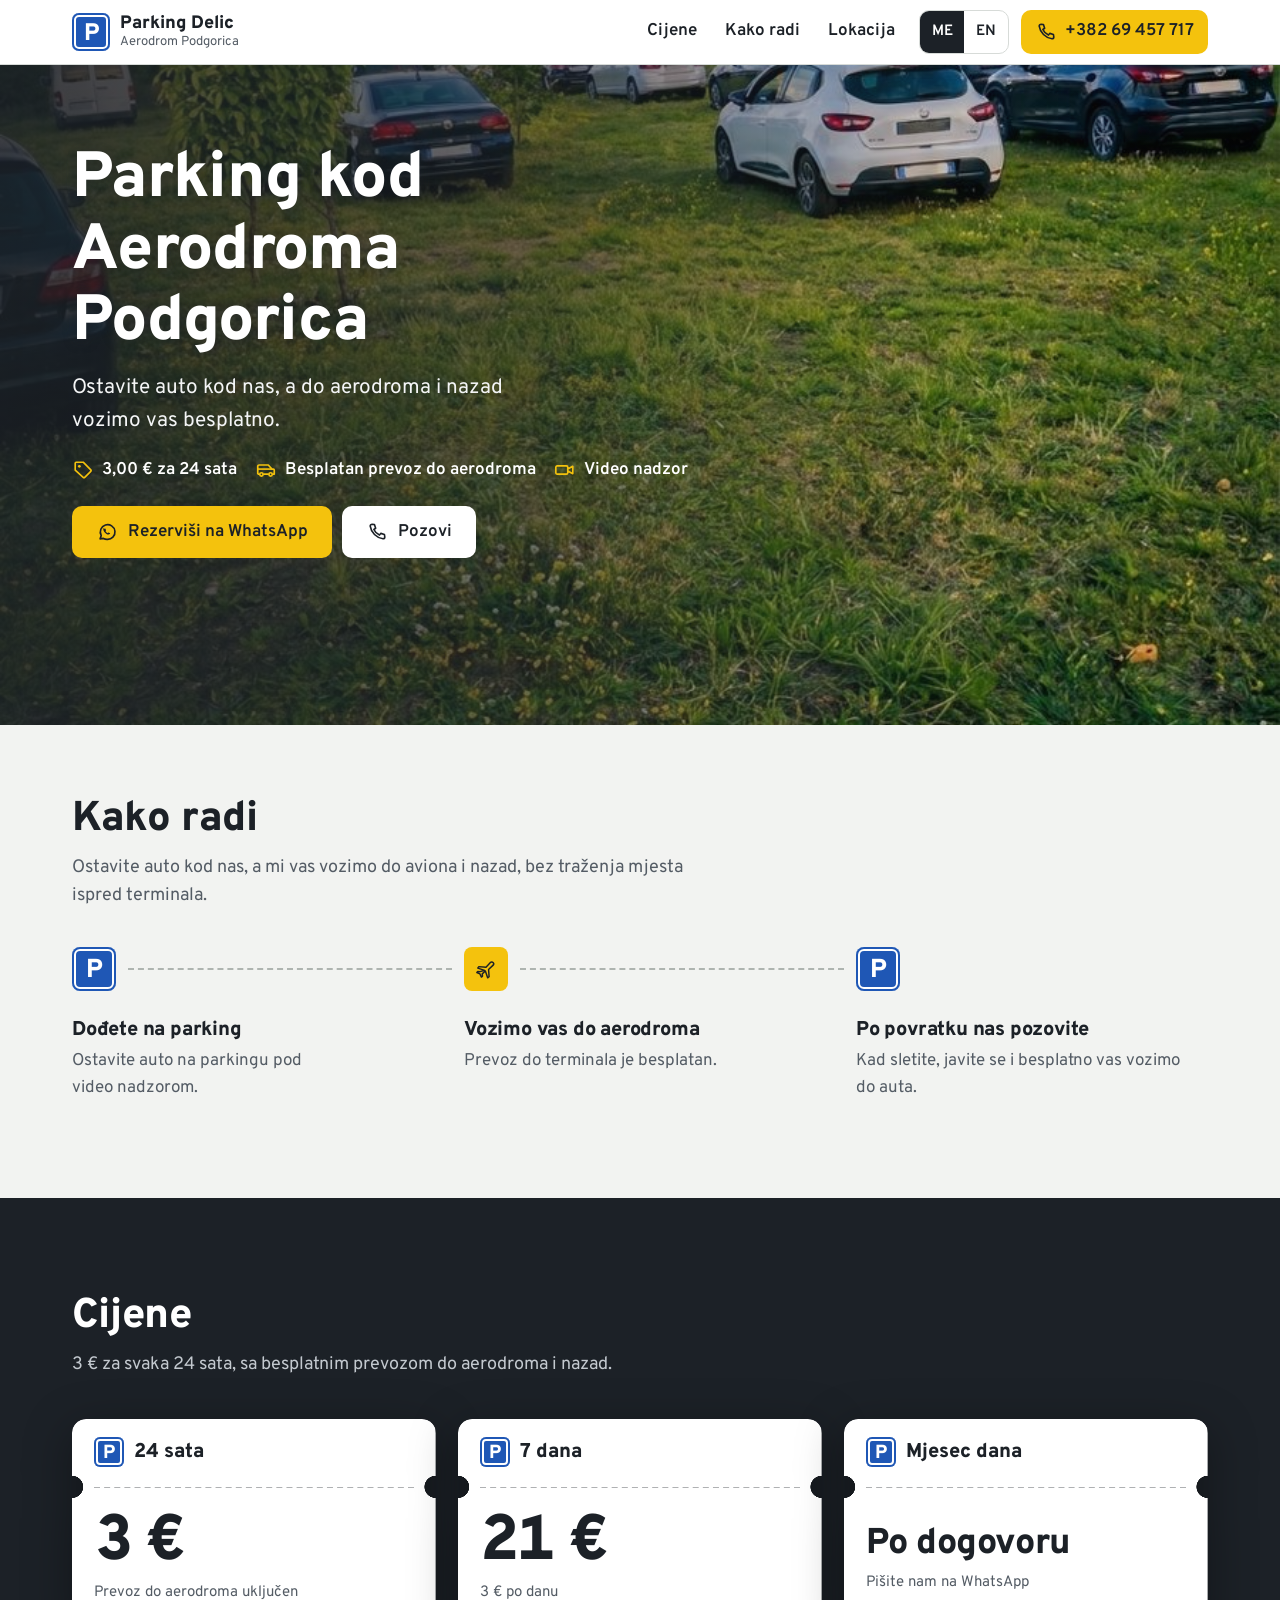
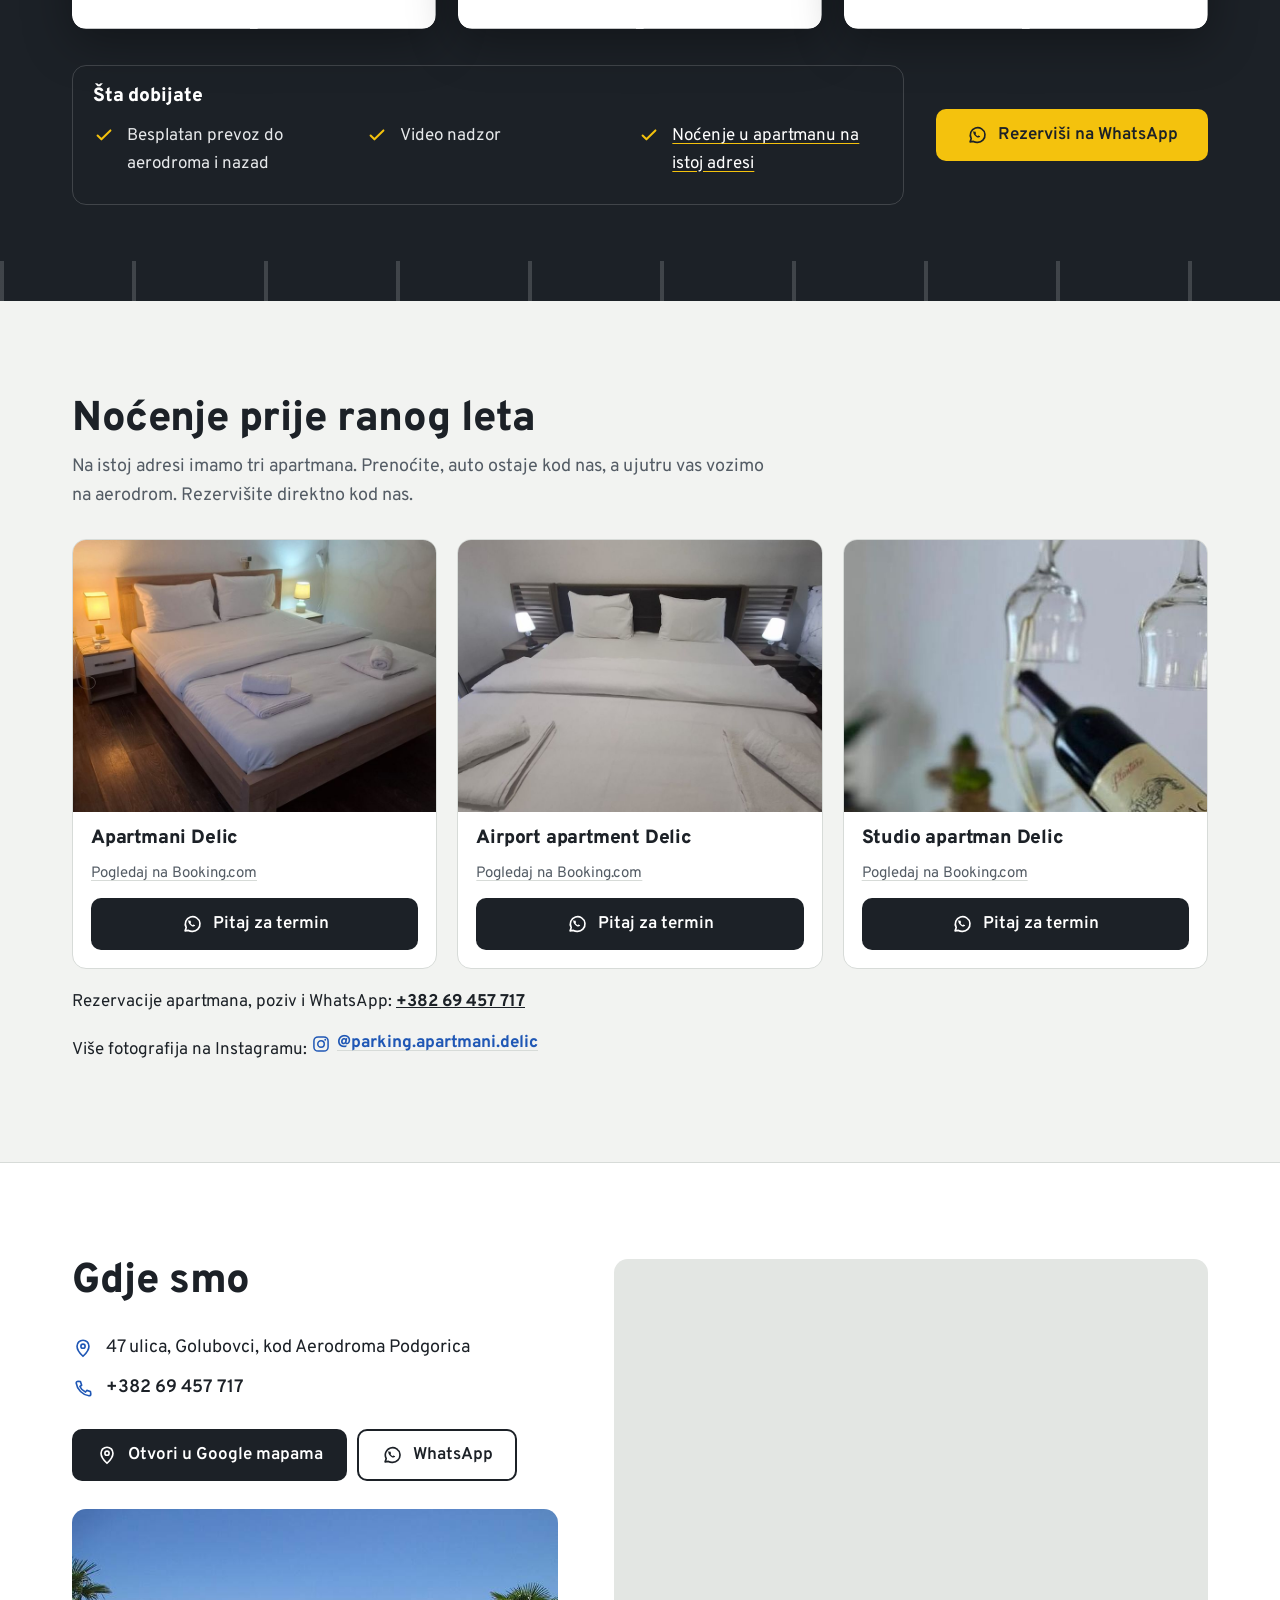
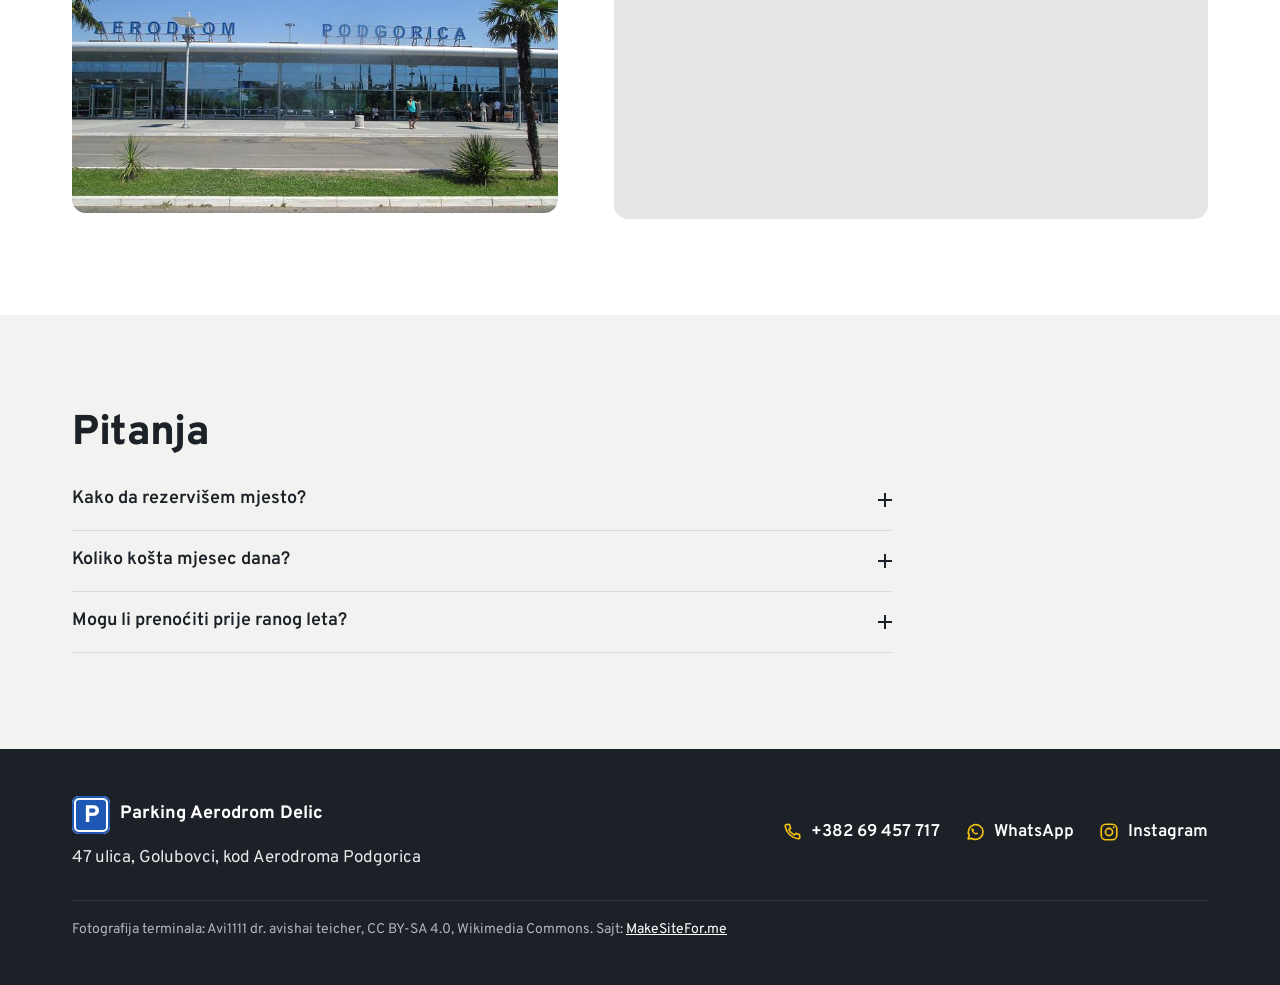
<file: index.html>
<!doctype html>
<html lang="sr-Latn-ME">
<head>
<meta charset="utf-8">
<meta name="viewport" content="width=device-width, initial-scale=1, viewport-fit=cover">
<title>Parking Aerodrom Delic · Parking kod Aerodroma Podgorica</title>
<meta name="description" content="Parking kod Aerodroma Podgorica: 3 € za 24 sata, besplatan prevoz do aerodroma i nazad, video nadzor. Rezervacija preko WhatsApp-a.">
<link rel="canonical" href="https://parkingdelic.me/">
<meta name="theme-color" content="#1C2127">
<meta property="og:title" content="Parking Aerodrom Delic · Parking kod Aerodroma Podgorica">
<meta property="og:description" content="3 € za 24 sata. Do aerodroma i nazad vozimo vas besplatno.">
<meta property="og:image" content="https://parkingdelic.me/img/og.jpg?v=2">
<meta property="og:image:width" content="1200">
<meta property="og:image:height" content="630">
<meta property="og:type" content="website">
<meta property="og:url" content="https://parkingdelic.me/">
<meta property="og:site_name" content="Parking Aerodrom Delic">
<link rel="icon" type="image/svg+xml" href="./img/favicon.svg">
<link rel="preconnect" href="https://fonts.googleapis.com"><link rel="preconnect" href="https://fonts.gstatic.com" crossorigin>
<link href="https://fonts.googleapis.com/css2?family=Overpass:wght@400;600;800&display=swap" rel="stylesheet">
<link rel="preload" as="image" href="./img/hero-m.jpg?v=2" media="(max-width: 959px)">
<link rel="stylesheet" href="./style.css?v=14">
<script type="application/ld+json">{"@context": "https://schema.org", "@type": "LocalBusiness", "name": "Parking Aerodrom Delic", "description": "Parking kod Aerodroma Podgorica: 3 € za 24 sata, besplatan prevoz do aerodroma i nazad, video nadzor.", "url": "https://parkingdelic.me/", "image": "https://parkingdelic.me/img/og.jpg", "telephone": "+38269457717", "priceRange": "€", "address": {"@type": "PostalAddress", "streetAddress": "47 ulica", "addressLocality": "Golubovci", "addressCountry": "ME"}, "geo": {"@type": "GeoCoordinates", "latitude": 42.3581263, "longitude": 19.2383344}, "hasMap": "https://maps.app.goo.gl/1nRaFkudoSH49azQ9", "sameAs": ["https://www.instagram.com/parking.apartmani.delic/"]}</script>
</head>
<body>
<svg width="0" height="0" style="position:absolute" aria-hidden="true">
  <symbol id="i-phone" viewBox="0 0 24 24"><path d="M6.6 3.5l2.6.4 1.3 4-1.9 1.4a12 12 0 006.1 6.1l1.4-1.9 4 1.3.4 2.6c0 1.1-.9 2-2 2A16.5 16.5 0 014.6 5.5c0-1.1.9-2 2-2z" fill="none" stroke="currentColor" stroke-width="1.8" stroke-linejoin="round"/></symbol>
  <symbol id="i-wa" viewBox="0 0 24 24"><path d="M4.5 19.5l1.2-3.6A8 8 0 1112 20a8 8 0 01-3.9-1z" fill="none" stroke="currentColor" stroke-width="1.8" stroke-linejoin="round"/><path d="M9.3 8.6c.3-.6.9-.5 1.1 0l.5 1.2c.1.3 0 .6-.2.8l-.4.4c.5 1 1.3 1.8 2.3 2.3l.4-.4c.2-.2.5-.3.8-.2l1.2.5c.5.2.6.8 0 1.1-1 .7-2.4.6-3.9-.5a8 8 0 01-2.2-2.2c-1.1-1.5-1.2-2.9-.5-3.9z" fill="currentColor"/></symbol>
  <symbol id="i-pin" viewBox="0 0 24 24"><path d="M12 21s-6.5-6-6.5-11a6.5 6.5 0 0113 0c0 5-6.5 11-6.5 11z" fill="none" stroke="currentColor" stroke-width="1.8"/><circle cx="12" cy="10" r="2.3" fill="none" stroke="currentColor" stroke-width="1.8"/></symbol>
  <symbol id="i-clock" viewBox="0 0 24 24"><circle cx="12" cy="12" r="8.5" fill="none" stroke="currentColor" stroke-width="1.8"/><path d="M12 7.5V12l3 2" fill="none" stroke="currentColor" stroke-width="1.8" stroke-linecap="round"/></symbol>
  <symbol id="i-van" viewBox="0 0 24 24"><path d="M3 16.5V8a1.5 1.5 0 011.5-1.5h10l4 4.5H20a1 1 0 011 1v4.5h-2M3 16.5h2m4 0h6" fill="none" stroke="currentColor" stroke-width="1.8" stroke-linejoin="round"/><circle cx="7" cy="16.8" r="1.8" fill="none" stroke="currentColor" stroke-width="1.8"/><circle cx="17" cy="16.8" r="1.8" fill="none" stroke="currentColor" stroke-width="1.8"/><path d="M3 11h15.5" fill="none" stroke="currentColor" stroke-width="1.8"/></symbol>
  <symbol id="i-tag" viewBox="0 0 24 24"><path d="M3.5 12.2V4.5a1 1 0 011-1h7.7l8.3 8.3a1.2 1.2 0 010 1.7l-6.6 6.6a1.2 1.2 0 01-1.7 0z" fill="none" stroke="currentColor" stroke-width="1.8" stroke-linejoin="round"/><circle cx="8" cy="8" r="1.5" fill="currentColor"/></symbol>
  <symbol id="i-check" viewBox="0 0 24 24"><path d="M5 12.5l4.2 4.2L19 7" fill="none" stroke="currentColor" stroke-width="2.2" stroke-linecap="round" stroke-linejoin="round"/></symbol>
  <symbol id="i-plane" viewBox="0 0 24 24"><path d="M10.5 13.5L3 11l1.2-1.6 7.8.6 4.8-5a2 2 0 013 2.8l-5 4.8.6 7.8-1.6 1.2-2.5-7.5-3.4 3.2.3 2.5-1.2 1-1.6-3.4-3.4-1.6 1-1.2 2.5.3z" fill="none" stroke="currentColor" stroke-width="1.6" stroke-linejoin="round"/></symbol>
  <symbol id="i-cam" viewBox="0 0 24 24"><path d="M3.5 7.5h10a1.5 1.5 0 011.5 1.5v6a1.5 1.5 0 01-1.5 1.5h-10A1.5 1.5 0 012 15V9a1.5 1.5 0 011.5-1.5zM15 11l5.5-3v8L15 13" fill="none" stroke="currentColor" stroke-width="1.8" stroke-linejoin="round"/></symbol>
  <symbol id="i-ig" viewBox="0 0 24 24"><rect x="3.5" y="3.5" width="17" height="17" rx="5" fill="none" stroke="currentColor" stroke-width="1.8"/><circle cx="12" cy="12" r="3.9" fill="none" stroke="currentColor" stroke-width="1.8"/><circle cx="17.1" cy="6.9" r="1.1" fill="currentColor"/></symbol>
  <symbol id="i-plus" viewBox="0 0 24 24"><path d="M12 5v14M5 12h14" fill="none" stroke="currentColor" stroke-width="2" stroke-linecap="round"/></symbol>
</svg>

<header class="top">
  <div class="wrap top-in">
    <a class="brand" href="./" aria-label="Parking Aerodrom Delic" translate="no">
      <span class="sign" aria-hidden="true">P</span>
      <span class="brand-t"><b>Parking Delic</b><small data-i18n="brand_sub">Aerodrom Podgorica</small></span>
    </a>
    <nav class="nav" aria-label="Meni">
      <a href="#cijene" data-i18n="nav_prices">Cijene</a>
      <a href="#kako" data-i18n="nav_how">Kako radi</a>
      <a href="#lokacija" data-i18n="nav_where">Lokacija</a>
    </nav>
    <div class="lang" role="group" aria-label="Jezik / Language">
      <button type="button" data-lang="me" aria-pressed="true">ME</button>
      <button type="button" data-lang="en" aria-pressed="false">EN</button>
    </div>
    <a class="top-call" href="tel:+38269457717" aria-label="Pozovite nas" data-i18n-aria="call_aria"><svg aria-hidden="true"><use href="#i-phone"/></svg><span translate="no">+382 69 457 717</span></a>
  </div>
</header>

<main>
<section class="hero" aria-labelledby="h1">
  <picture class="hero-img">
    <source media="(max-width: 959px)" srcset="./img/hero-m.jpg?v=2" width="900" height="808">
    <img src="./img/hero-d.jpg?v=2" width="1080" height="600" alt="Automobili na parkingu Aerodrom Delic" data-i18n-alt="hero_alt" fetchpriority="high">
  </picture>
  <div class="wrap hero-in">
    <div class="hero-txt">
      <h1 id="h1" data-i18n="h1">Parking kod Aerodroma Podgorica</h1>
      <p class="lead" data-i18n="lead">Ostavite auto kod nas, a do aerodroma i nazad vozimo vas besplatno.</p>
      <ul class="facts">
        <li><svg aria-hidden="true"><use href="#i-tag"/></svg><span data-i18n="f_price">3,00&nbsp;€ za 24 sata</span></li>
        <li><svg aria-hidden="true"><use href="#i-van"/></svg><span data-i18n="f_term">Besplatan prevoz do aerodroma</span></li>
        <li><svg aria-hidden="true"><use href="#i-cam"/></svg><span data-i18n="f_cam">Video nadzor</span></li>
      </ul>
      <div class="hero-btns">
        <a class="btn btn-y js-wa" href="https://wa.me/38269457717" target="_blank" rel="noopener"><svg aria-hidden="true"><use href="#i-wa"/></svg><span data-i18n="btn_wa">Rezerviši na WhatsApp</span></a>
        <a class="btn btn-w" href="tel:+38269457717"><svg aria-hidden="true"><use href="#i-phone"/></svg><span data-i18n="btn_call">Pozovi</span></a>
      </div>
    </div>
  </div>
</section>

<section class="sec how" id="kako" aria-labelledby="h-how">
  <div class="wrap">
    <h2 id="h-how" data-i18n="how_h">Kako radi</h2>
    <p class="sec-lead" data-i18n="how_lead">Ostavite auto kod nas, a mi vas vozimo do aviona i nazad, bez traženja mjesta ispred terminala.</p>
    <ol class="steps">
      <li>
        <span class="st-n" aria-hidden="true">P</span>
        <h3 data-i18n="s1_h">Dođete na parking</h3>
        <p data-i18n="s1_p">Ostavite auto na parkingu pod video nadzorom.</p>
      </li>
      <li>
        <span class="st-n" aria-hidden="true"><svg><use href="#i-plane"/></svg></span>
        <h3 data-i18n="s2_h">Vozimo vas do aerodroma</h3>
        <p data-i18n="s2_p">Prevoz do terminala je besplatan.</p>
      </li>
      <li>
        <span class="st-n" aria-hidden="true">P</span>
        <h3 data-i18n="s3_h">Po povratku nas pozovite</h3>
        <p data-i18n="s3_p">Kad sletite, javite se i besplatno vas vozimo do auta.</p>
      </li>
    </ol>
  </div>
</section>

<section class="sec prices" id="cijene" aria-labelledby="h-pr">
  <div class="wrap">
    <h2 id="h-pr" data-i18n="pr_h">Cijene</h2>
    <p class="sec-lead" data-i18n="pr_lead">3 € za svaka 24 sata, sa besplatnim prevozom do aerodroma i nazad.</p>
    <ul class="tix">
      <li class="tk">
        <div class="tk-a"><span class="sign sign-s" aria-hidden="true">P</span><span class="tk-l" data-i18n="r_day">24 sata</span></div>
        <div class="tk-b"><b class="tk-p" data-eur="3">3&nbsp;€</b><span class="tk-s" data-i18n="r_day_s">Prevoz do aerodroma uključen</span></div>
      </li>
      <li class="tk">
        <div class="tk-a"><span class="sign sign-s" aria-hidden="true">P</span><span class="tk-l" data-i18n="r_week">7 dana</span></div>
        <div class="tk-b"><b class="tk-p" data-eur="21">21&nbsp;€</b><span class="tk-s" data-i18n="r_week_s">3 € po danu</span></div>
      </li>
      <li class="tk">
        <div class="tk-a"><span class="sign sign-s" aria-hidden="true">P</span><span class="tk-l" data-i18n="r_month">Mjesec dana</span></div>
        <div class="tk-b"><b class="tk-p tk-txt" data-i18n="t_month">Po dogovoru</b><span class="tk-s" data-i18n="r_month_s">Pišite nam na WhatsApp</span></div>
      </li>
    </ul>
    <div class="pr-foot">
      <div class="incl">
        <h3 data-i18n="in_h">Šta dobijate</h3>
        <ul>
          <li><svg aria-hidden="true"><use href="#i-check"/></svg><span data-i18n="in1">Besplatan prevoz do aerodroma i nazad</span></li>
          <li><svg aria-hidden="true"><use href="#i-check"/></svg><span data-i18n="in2">Video nadzor</span></li>
          <li><svg aria-hidden="true"><use href="#i-check"/></svg><a href="#nocenje" data-i18n="in3">Noćenje u apartmanu na istoj adresi</a></li>
        </ul>
      </div>
      <a class="btn btn-y js-wa" href="https://wa.me/38269457717" target="_blank" rel="noopener"><svg aria-hidden="true"><use href="#i-wa"/></svg><span data-i18n="btn_wa">Rezerviši na WhatsApp</span></a>
    </div>
  </div>
</section>

<section class="sec stay" id="nocenje" aria-labelledby="h-stay">
  <div class="wrap">
    <h2 id="h-stay" data-i18n="stay_h">Noćenje prije ranog leta</h2>
    <p class="sec-lead" data-i18n="stay_lead">Na istoj adresi imamo tri apartmana. Prenoćite, auto ostaje kod nas, a ujutru vas vozimo na aerodrom. Rezervišite direktno kod nas.</p>
    <div class="apts">
      <article class="apt">
        <img src="./img/apt-1.jpg" width="800" height="600" loading="lazy" alt="Spavaća soba, Apartmani Delic" data-i18n-alt="apt_alt1">
        <div class="apt-b">
          <h3 translate="no">Apartmani Delic</h3>
          <p class="bk"><a href="https://www.booking.com/searchresults.html?ss=Apartmani+Delic%2C+Golubovci" target="_blank" rel="noopener" data-i18n="apt_bk">Pogledaj na Booking.com</a></p>
          <a class="btn btn-d js-apt" data-apt="Apartmani Delic" href="https://wa.me/38269457717" target="_blank" rel="noopener"><svg aria-hidden="true"><use href="#i-wa"/></svg><span data-i18n="apt_wa">Pitaj za termin</span></a>
        </div>
      </article>
      <article class="apt">
        <img src="./img/apt-2.jpg" width="800" height="600" loading="lazy" alt="Spavaća soba, Airport apartment Delic" data-i18n-alt="apt_alt2">
        <div class="apt-b">
          <h3 translate="no">Airport apartment Delic</h3>
          <p class="bk"><a href="https://www.booking.com/searchresults.html?ss=Airport+apartment+Deli%C4%87%2C+Golubovci" target="_blank" rel="noopener" data-i18n="apt_bk">Pogledaj na Booking.com</a></p>
          <a class="btn btn-d js-apt" data-apt="Airport apartment Delic" href="https://wa.me/38269457717" target="_blank" rel="noopener"><svg aria-hidden="true"><use href="#i-wa"/></svg><span data-i18n="apt_wa">Pitaj za termin</span></a>
        </div>
      </article>
      <article class="apt">
        <img src="./img/apt-3.jpg" width="537" height="403" loading="lazy" alt="Detalj enterijera, Studio apartman Delic" data-i18n-alt="apt_alt3">
        <div class="apt-b">
          <h3 translate="no">Studio apartman Delic</h3>
          <p class="bk"><a href="https://www.booking.com/searchresults.html?ss=Studio+apartman+Delic%2C+Golubovci" target="_blank" rel="noopener" data-i18n="apt_bk">Pogledaj na Booking.com</a></p>
          <a class="btn btn-d js-apt" data-apt="Studio apartman Delic" href="https://wa.me/38269457717" target="_blank" rel="noopener"><svg aria-hidden="true"><use href="#i-wa"/></svg><span data-i18n="apt_wa">Pitaj za termin</span></a>
        </div>
      </article>
    </div>
    <p class="apt-call"><span data-i18n="apt_call">Rezervacije apartmana, poziv i WhatsApp:</span> <a href="tel:+38269457717" translate="no">+382 69 457 717</a></p>
    <p class="apt-ig"><span data-i18n="apt_ig">Više fotografija na Instagramu:</span> <a href="https://www.instagram.com/parking.apartmani.delic/" target="_blank" rel="noopener"><svg aria-hidden="true"><use href="#i-ig"/></svg><span translate="no">@parking.apartmani.delic</span></a></p>
  </div>
</section>

<section class="sec where" id="lokacija" aria-labelledby="h-wh">
  <div class="wrap wh-grid">
    <div class="wh-txt">
      <h2 id="h-wh" data-i18n="wh_h">Gdje smo</h2>
      <ul class="wh-list">
        <li><svg aria-hidden="true"><use href="#i-pin"/></svg><span data-i18n="wh_addr">47 ulica, Golubovci, kod Aerodroma Podgorica</span></li>
        <li><svg aria-hidden="true"><use href="#i-phone"/></svg><a href="tel:+38269457717" translate="no">+382 69 457 717</a></li>
      </ul>
      <div class="wh-btns">
        <a class="btn btn-d" href="https://www.google.com/maps/search/?api=1&amp;query=42.3581263%2C19.2383344" target="_blank" rel="noopener"><svg aria-hidden="true"><use href="#i-pin"/></svg><span data-i18n="wh_map">Otvori u Google mapama</span></a>
        <a class="btn btn-o js-wa" href="https://wa.me/38269457717" target="_blank" rel="noopener"><svg aria-hidden="true"><use href="#i-wa"/></svg><span>WhatsApp</span></a>
      </div>
      <picture class="wh-photo">
        <source media="(max-width: 640px)" srcset="./img/terminal-700.jpg">
        <img src="./img/terminal-1200.jpg" width="1200" height="750" loading="lazy" alt="Terminal Aerodroma Podgorica" data-i18n-alt="term_alt">
      </picture>
    </div>
    <div class="map">
      <iframe title="Mapa: Parking Aerodrom Delic" data-i18n-title="map_title" src="https://maps.google.com/maps?q=42.3581263,19.2383344&amp;z=15&amp;output=embed" loading="lazy" referrerpolicy="no-referrer-when-downgrade"></iframe>
    </div>
  </div>
</section>

<section class="sec faq" aria-labelledby="h-faq">
  <div class="wrap faq-in">
    <h2 id="h-faq" data-i18n="faq_h">Pitanja</h2>
    <details><summary data-i18n="q1">Kako da rezervišem mjesto?</summary><p data-i18n="a1">Pišite nam na WhatsApp ili pozovite i recite kada dolazite i kada se vraćate.</p></details>
    <details><summary data-i18n="q3">Koliko košta mjesec dana?</summary><p data-i18n="a3">Cijenu za mjesec dana dogovaramo. Pišite nam na WhatsApp.</p></details>
    <details><summary data-i18n="q4">Mogu li prenoćiti prije ranog leta?</summary><p data-i18n="a4">Da, na istoj adresi imamo tri apartmana. Rezervišite direktno kod nas, pozivom ili na WhatsApp.</p></details>
  </div>
</section>
</main>

<footer class="foot">
  <div class="wrap foot-in">
    <div>
      <p class="brand brand-f" translate="no"><span class="sign" aria-hidden="true">P</span><b>Parking Aerodrom Delic</b></p>
      <p data-i18n="wh_addr">47 ulica, Golubovci, kod Aerodroma Podgorica</p>
    </div>
    <div class="foot-c">
      <a href="tel:+38269457717"><svg aria-hidden="true"><use href="#i-phone"/></svg><span translate="no">+382 69 457 717</span></a>
      <a class="js-wa" href="https://wa.me/38269457717" target="_blank" rel="noopener"><svg aria-hidden="true"><use href="#i-wa"/></svg><span>WhatsApp</span></a>
      <a href="https://www.instagram.com/parking.apartmani.delic/" target="_blank" rel="noopener"><svg aria-hidden="true"><use href="#i-ig"/></svg><span>Instagram</span></a>
    </div>
    <p class="credits"><span data-i18n="credits">Fotografija terminala:</span> Avi1111 dr. avishai teicher, CC BY-SA 4.0, Wikimedia Commons. <span data-i18n="made">Sajt:</span> <a href="https://makesitefor.me/" translate="no">MakeSiteFor.me</a></p>
  </div>
</footer>

<nav class="bar" aria-label="Brzi kontakt" data-i18n-aria="bar_aria">
  <a href="tel:+38269457717"><svg aria-hidden="true"><use href="#i-phone"/></svg><span data-i18n="btn_call">Pozovi</span></a>
  <a class="bar-wa js-wa" href="https://wa.me/38269457717" target="_blank" rel="noopener"><svg aria-hidden="true"><use href="#i-wa"/></svg><span>WhatsApp</span></a>
</nav>

<script src="./app.js?v=14"></script>
</body>
</html>
</file>
<file: style.css>
:root{
  --asfalt:#1C2127;   /* asphalt: text, dark buttons, footer */
  --znak:#1F57B5;     /* blue of the P road sign */
  --linija:#F4C20D;   /* yellow parking line */
  --beton:#F2F3F1;    /* light concrete page */
  --papir:#FFFFFF;    /* cards */
  --siva:#545C65;     /* secondary text */
  --rub:#D7DBD8;      /* borders */
  --r:14px;
  --f:"Overpass",system-ui,-apple-system,"Segoe UI",sans-serif;
}
*,*::before,*::after{box-sizing:border-box}
html{-webkit-text-size-adjust:100%;scroll-behavior:smooth;scroll-padding-top:16px}
body{margin:0;font-family:var(--f);font-size:17px;line-height:1.6;color:var(--asfalt);background:var(--beton);accent-color:var(--znak);caret-color:var(--znak)}
::selection{background:var(--linija);color:var(--asfalt)}
img{display:block;max-width:100%;height:auto}
a{color:var(--znak)}
h1,h2,h3{line-height:1.12;margin:0;text-wrap:balance;letter-spacing:-.01em}
p{margin:0;text-wrap:pretty}
svg{width:22px;height:22px;flex:none}
button,input,select{font:inherit;color:inherit}
:focus-visible{outline:3px solid var(--znak);outline-offset:2px;border-radius:6px}
.hero-txt :focus-visible,.foot :focus-visible{outline-color:var(--linija)}
.sr{position:absolute;width:1px;height:1px;overflow:hidden;clip:rect(0 0 0 0);white-space:nowrap}
.wrap{width:100%;max-width:1200px;margin:0 auto;padding:0 16px}
@media (min-width:768px){.wrap{padding:0 32px}}

/* demo note */

/* header */
.top{background:var(--papir);border-bottom:1px solid var(--rub)}
.top-in{display:flex;align-items:center;gap:12px;min-height:64px}
.brand{display:flex;align-items:center;gap:10px;text-decoration:none;color:var(--asfalt);margin-right:auto;min-height:44px}
.sign{display:inline-grid;place-items:center;width:38px;height:38px;border-radius:7px;background:var(--znak);color:#fff;font-weight:800;font-size:24px;line-height:1;padding-top:3px;box-shadow:inset 0 0 0 2px var(--znak),inset 0 0 0 4px #fff}
.brand-t{display:grid;line-height:1.15}
.brand-t b{font-size:18px;font-weight:800}
.brand-t small{font-size:13px;color:var(--siva)}
.nav{display:none;gap:4px}
.nav a{color:var(--asfalt);text-decoration:none;font-weight:600;padding:10px 12px;border-radius:8px}
.nav a:hover{background:var(--beton)}
.lang{display:flex;border:1.5px solid var(--rub);border-radius:10px;overflow:hidden}
.lang button{border:0;background:none;min-width:44px;min-height:42px;font-weight:600;font-size:15px;cursor:pointer;touch-action:manipulation}
.lang button[aria-pressed="true"]{background:var(--asfalt);color:#fff}
.top-call{display:inline-flex;align-items:center;justify-content:center;gap:8px;min-width:44px;min-height:44px;border-radius:10px;background:var(--linija);color:var(--asfalt);text-decoration:none;font-weight:600}
.top-call span{display:none}
@media (min-width:600px){.top-call{padding:0 14px}.top-call span{display:inline}}
@media (min-width:900px){.nav{display:flex}}

/* buttons */
.btn{display:inline-flex;align-items:center;justify-content:center;gap:10px;min-height:52px;padding:0 22px;border-radius:10px;font-weight:600;font-size:17px;line-height:1.2;text-decoration:none;border:2px solid transparent;cursor:pointer;touch-action:manipulation;text-align:center;transition:transform .15s ease,background-color .15s ease}
.btn:active{transform:translateY(1px)}
.btn-y{background:var(--linija);color:var(--asfalt)}
.btn-y:hover{background:#FFD12E}
.btn-w{background:#fff;color:var(--asfalt)}
.btn-w:hover{background:#EEF0F2}
.btn-d{background:var(--asfalt);color:#fff}
.btn-d:hover{background:#2C333B}
.btn-o{border-color:var(--asfalt);color:var(--asfalt);background:transparent}
.btn-o:hover{background:var(--papir)}
.btn[disabled]{opacity:.55;cursor:wait}

/* hero */
.hero{position:relative;isolation:isolate}
.hero-txt{position:relative;margin:0 -16px;padding:230px 16px 56px;display:flex;flex-direction:column;justify-content:flex-end;color:#fff}
.hero-img{position:absolute;inset:0;z-index:-1;display:block;overflow:hidden;background:#5E6B76}
.hero-img img{width:100%;height:100%;object-fit:cover;object-position:50% 0}
.hero-img::after{content:"";position:absolute;inset:0;background:linear-gradient(180deg,rgba(28,33,39,.15) 0%,rgba(28,33,39,.05) 14%,rgba(28,33,39,.66) 30%,rgba(28,33,39,.88) 46%,rgba(28,33,39,.94) 100%)}
.hero h1{font-size:clamp(2.1rem,6.4vw + .7rem,4rem);font-weight:800;max-width:15ch;text-shadow:0 1px 14px rgba(28,33,39,.45)}
.lead{font-size:clamp(1.06rem,1vw + .9rem,1.3rem);margin-top:12px;max-width:34ch;color:#F4F5F6}
.facts{list-style:none;margin:18px 0 0;padding:0;display:flex;flex-wrap:wrap;gap:8px 18px;font-weight:600}
.facts li{display:flex;align-items:center;gap:8px}
.facts svg{color:var(--linija)}
.hero-btns{display:grid;gap:10px;margin-top:22px}
@media (min-width:480px){.hero-btns{display:flex;flex-wrap:wrap}}

@media (min-width:960px){
  .hero{min-height:660px}
  .hero-in{display:grid;grid-template-columns:1fr 420px;gap:48px;align-items:center;padding-top:56px;padding-bottom:56px}
  .hero-txt{position:static;margin:0;padding:24px 0;min-height:0}
  .hero-img img{object-position:50% 50%}
  .hero-img::after{background:linear-gradient(90deg,rgba(28,33,39,.86) 0%,rgba(28,33,39,.62) 42%,rgba(28,33,39,.18) 78%,rgba(28,33,39,.1) 100%)}
}

/* sections */
.sec{padding:64px 0}
.sec h2{font-size:clamp(1.8rem,2.4vw + 1rem,2.6rem);font-weight:800}
.sec-lead{font-size:18px;color:var(--siva);margin-top:10px;max-width:58ch}
@media (min-width:960px){.sec{padding:96px 0}}

/* steps */
.how{padding-top:72px}
.steps{list-style:none;margin:36px 0 0;padding:0;display:grid;gap:28px}
.steps li{position:relative;padding-left:64px;min-height:44px}
.steps li:not(:last-child)::before{content:"";position:absolute;left:21px;top:52px;bottom:-24px;border-left:2px dashed #AEB4B0}
.st-n{position:absolute;left:0;top:0;width:44px;height:44px;border-radius:8px;display:grid;place-items:center;background:var(--znak);color:#fff;font-weight:800;font-size:26px;padding-top:3px;box-shadow:inset 0 0 0 2px var(--znak),inset 0 0 0 4px #fff}
.steps li:nth-child(2) .st-n{background:var(--linija);color:var(--asfalt);box-shadow:none;padding:0}
.steps h3{font-size:1.25rem;font-weight:800;padding-top:8px}
.steps p{margin-top:6px;color:var(--siva);max-width:40ch}
@media (min-width:860px){
  .steps{grid-template-columns:repeat(3,1fr);gap:40px}
  .steps li{padding:64px 0 0}
  .steps li:not(:last-child)::before{left:56px;right:-28px;top:21px;bottom:auto;border-left:0;border-top:2px dashed #AEB4B0}
}

/* prices: parking tickets on asphalt */
.prices{position:relative;background:var(--asfalt);color:#fff;overflow:hidden}
.prices::after{content:"";position:absolute;left:0;right:0;bottom:0;height:40px;background:repeating-linear-gradient(90deg,rgba(255,255,255,.16) 0 4px,transparent 4px 132px);pointer-events:none}
.prices .sec-lead{color:#C3C9CF}
.tix{list-style:none;margin:32px 0 0;padding:0;display:grid;gap:14px}
.tk{display:flex;filter:drop-shadow(0 12px 24px rgba(0,0,0,.35))}
.tk-a,.tk-b{background:var(--papir);color:var(--asfalt)}
.tk-a{flex:1;display:flex;flex-direction:column;justify-content:center;align-items:flex-start;gap:8px;padding:16px 16px 16px 18px;border-radius:var(--r) 0 0 var(--r);
  -webkit-mask:radial-gradient(circle at 100% 0,#0000 11px,#000 11.5px) top/100% 51% no-repeat,radial-gradient(circle at 100% 100%,#0000 11px,#000 11.5px) bottom/100% 51% no-repeat;mask:radial-gradient(circle at 100% 0,#0000 11px,#000 11.5px) top/100% 51% no-repeat,radial-gradient(circle at 100% 100%,#0000 11px,#000 11.5px) bottom/100% 51% no-repeat}
.tk-b{position:relative;width:52%;display:flex;flex-direction:column;justify-content:center;gap:4px;padding:14px 16px 14px 20px;border-radius:0 var(--r) var(--r) 0;
  -webkit-mask:radial-gradient(circle at 0 0,#0000 11px,#000 11.5px) top/100% 51% no-repeat,radial-gradient(circle at 0 100%,#0000 11px,#000 11.5px) bottom/100% 51% no-repeat;mask:radial-gradient(circle at 0 0,#0000 11px,#000 11.5px) top/100% 51% no-repeat,radial-gradient(circle at 0 100%,#0000 11px,#000 11.5px) bottom/100% 51% no-repeat}
.tk-b::before{content:"";position:absolute;left:-1px;top:14px;bottom:14px;border-left:2px dashed rgba(28,33,39,.35)}
.sign-s{width:30px;height:30px;font-size:19px;border-radius:6px;flex:none}
.tk-l{font-weight:800;font-size:1.25rem;line-height:1.1}
.tk-p{font-weight:800;font-size:2.5rem;line-height:1;letter-spacing:-.03em;font-variant-numeric:tabular-nums;white-space:nowrap}
.tk-p.tk-txt{font-size:1.45rem;letter-spacing:-.01em;line-height:1.15;white-space:normal}
.tk-s{font-size:14px;line-height:1.3;color:var(--siva)}
.pr-foot{display:grid;gap:20px;margin-top:28px}
.incl{border:1px solid rgba(255,255,255,.16);border-radius:var(--r);padding:20px}
.incl h3{font-size:1.2rem;font-weight:800}
.incl ul{list-style:none;margin:10px 0 0;padding:0;display:grid;gap:2px 28px}
.incl li{display:flex;gap:12px;align-items:flex-start;padding:6px 0;color:#E6E8EA}
.incl svg{color:var(--linija);margin-top:1px}
.incl li a{color:#fff;text-decoration:underline;text-decoration-color:var(--linija);text-underline-offset:3px}
.pr-foot .btn{width:100%}
@media (min-width:600px) and (max-width:959px){.tix{max-width:560px}.pr-foot .btn{width:auto;justify-self:start;padding:0 28px}}
@media (min-width:960px){
  .tix{grid-template-columns:repeat(3,1fr);gap:22px;align-items:stretch;margin-top:40px}
  .tk{flex-direction:column}
  .tk-a{flex:none;flex-direction:row;justify-content:flex-start;align-items:center;gap:10px;padding:18px 22px 20px;border-radius:var(--r) var(--r) 0 0;
    -webkit-mask:radial-gradient(circle at 0 100%,#0000 11px,#000 11.5px) left/51% 100% no-repeat,radial-gradient(circle at 100% 100%,#0000 11px,#000 11.5px) right/51% 100% no-repeat;mask:radial-gradient(circle at 0 100%,#0000 11px,#000 11.5px) left/51% 100% no-repeat,radial-gradient(circle at 100% 100%,#0000 11px,#000 11.5px) right/51% 100% no-repeat}
  .tk-b{flex:1;width:auto;justify-content:flex-start;gap:8px;padding:24px 22px 26px;border-radius:0 0 var(--r) var(--r);
    -webkit-mask:radial-gradient(circle at 0 0,#0000 11px,#000 11.5px) left/51% 100% no-repeat,radial-gradient(circle at 100% 0,#0000 11px,#000 11.5px) right/51% 100% no-repeat;mask:radial-gradient(circle at 0 0,#0000 11px,#000 11.5px) left/51% 100% no-repeat,radial-gradient(circle at 100% 0,#0000 11px,#000 11.5px) right/51% 100% no-repeat}
  .tk-b::before{left:22px;right:22px;top:-1px;bottom:auto;border-left:0;border-top:2px dashed rgba(28,33,39,.35)}
  .tk-p{font-size:clamp(3.2rem,5vw,4.4rem)}
  .tk-p.tk-txt{font-size:clamp(2rem,2.8vw,2.5rem);padding-top:.35em}
  .tk-s{font-size:15px}
  .pr-foot{grid-template-columns:1fr auto;align-items:center;gap:32px;margin-top:36px}
  .incl ul{grid-template-columns:repeat(3,1fr)}
  .pr-foot .btn{width:auto;padding:0 28px}
}

/* apartments */
.apts{display:grid;gap:20px;margin-top:28px}
.apt{display:flex;flex-direction:column;background:var(--papir);border:1px solid var(--rub);border-radius:var(--r);overflow:hidden}
.apt img{width:100%;aspect-ratio:4/3;object-fit:cover}
.apt-b{display:flex;flex-direction:column;gap:10px;flex:1;padding:16px 18px 18px}
.apt h3{font-size:1.2rem;font-weight:800}
.apt .btn{margin-top:auto;width:100%}
.bk{font-size:15px}
.bk a{display:inline-block;padding:2px 0;color:var(--siva);text-decoration:underline;text-decoration-color:var(--rub);text-underline-offset:3px}
.bk a:hover{color:var(--znak)}
.apt-call{margin-top:20px;font-size:17px}
.apt-call a{color:var(--asfalt);font-weight:700;white-space:nowrap}
.apt-ig{margin-top:6px;font-size:17px}
.apt-ig a{display:inline-flex;align-items:center;gap:6px;min-height:44px;color:var(--znak);font-weight:700;white-space:nowrap;text-decoration:underline;text-decoration-color:var(--rub);text-underline-offset:3px}
.apt-ig svg{width:20px;height:20px;flex:none}
@media (max-width:767px){
  .apts{gap:12px}
  .apt{display:grid;grid-template-columns:118px 1fr}
  .apt img{height:100%;aspect-ratio:auto;min-height:118px}
  .apt-b{padding:12px 14px 14px;gap:8px}
  .apt h3{font-size:1.05rem}
  .apt .btn{min-height:44px;padding:0 10px;font-size:15px}
}
@media (min-width:768px){.apts{grid-template-columns:repeat(3,1fr)}}
.where{background:var(--papir);border-top:1px solid var(--rub)}

/* where */
.wh-grid{display:grid;gap:28px}
.wh-list{list-style:none;margin:22px 0 0;padding:0}
.wh-list li{display:flex;gap:12px;align-items:center;padding:6px 0;font-size:18px}
.wh-list svg{color:var(--znak)}
.wh-list a{color:var(--asfalt);font-weight:600;text-decoration:none}
.wh-btns{display:flex;flex-wrap:wrap;gap:10px;margin-top:20px}
.wh-photo img{margin-top:28px;border-radius:var(--r);width:100%;aspect-ratio:16/10;object-fit:cover}
.map iframe{display:block;width:100%;height:360px;border:0;border-radius:var(--r);background:#E3E6E3}
@media (min-width:960px){.wh-grid{grid-template-columns:.9fr 1.1fr;gap:56px;align-items:stretch}.map iframe{height:100%;min-height:560px}}

/* faq */

.faq details,.faq h2{max-width:820px}
.faq h2{margin-bottom:12px}
details{border-bottom:1px solid var(--rub)}
summary{list-style:none;display:flex;align-items:center;justify-content:space-between;gap:16px;min-height:60px;padding:10px 0;font-weight:600;font-size:18px;cursor:pointer}
summary::-webkit-details-marker{display:none}
summary::after{content:"";flex:none;width:14px;height:14px;background:linear-gradient(var(--asfalt),var(--asfalt)) center/14px 2px no-repeat,linear-gradient(var(--asfalt),var(--asfalt)) center/2px 14px no-repeat;transition:transform .2s ease}
details[open] summary::after{transform:rotate(45deg)}
details p{padding:0 0 18px;color:var(--siva);max-width:60ch}

/* footer */
.foot{background:var(--asfalt);color:#E6E8EA;padding:44px 0 calc(110px + env(safe-area-inset-bottom))}
.foot-in{display:grid;gap:24px}
.foot p{margin-top:4px}
.brand-f{display:flex;align-items:center;gap:10px;font-size:18px;margin:0 0 8px!important;color:#fff}
.foot-c{display:flex;flex-wrap:wrap;gap:10px 24px}
.foot-c a{display:inline-flex;align-items:center;gap:8px;min-height:44px;color:#fff;font-weight:600;text-decoration:none}
.foot-c svg{color:var(--linija)}
.credits{font-size:14px;color:#AEB4BA;border-top:1px solid #343B43;padding-top:18px}
.credits a{color:#fff}
@media (min-width:860px){.foot{padding-bottom:44px}.foot-in{grid-template-columns:1fr auto}.credits{grid-column:1/-1}}

/* phone bar */
.bar{position:fixed;left:0;right:0;bottom:0;z-index:20;display:grid;transform:translateY(110%);transition:transform .25s ease;grid-template-columns:1fr 1fr;gap:8px;padding:8px 12px calc(8px + env(safe-area-inset-bottom));background:rgba(255,255,255,.97);border-top:1px solid var(--rub)}
.bar a{display:flex;align-items:center;justify-content:center;gap:8px;min-height:50px;border-radius:10px;font-weight:600;text-decoration:none;color:var(--asfalt);border:2px solid var(--asfalt);touch-action:manipulation}
.past-hero .bar{transform:none}
.bar .bar-wa{background:var(--linija);border-color:var(--linija)}
@media (min-width:860px){.bar{display:none}}

@media (prefers-reduced-motion:reduce){
  html{scroll-behavior:auto}
  *,*::before,*::after{animation:none!important;transition:none!important}
}
</file>
